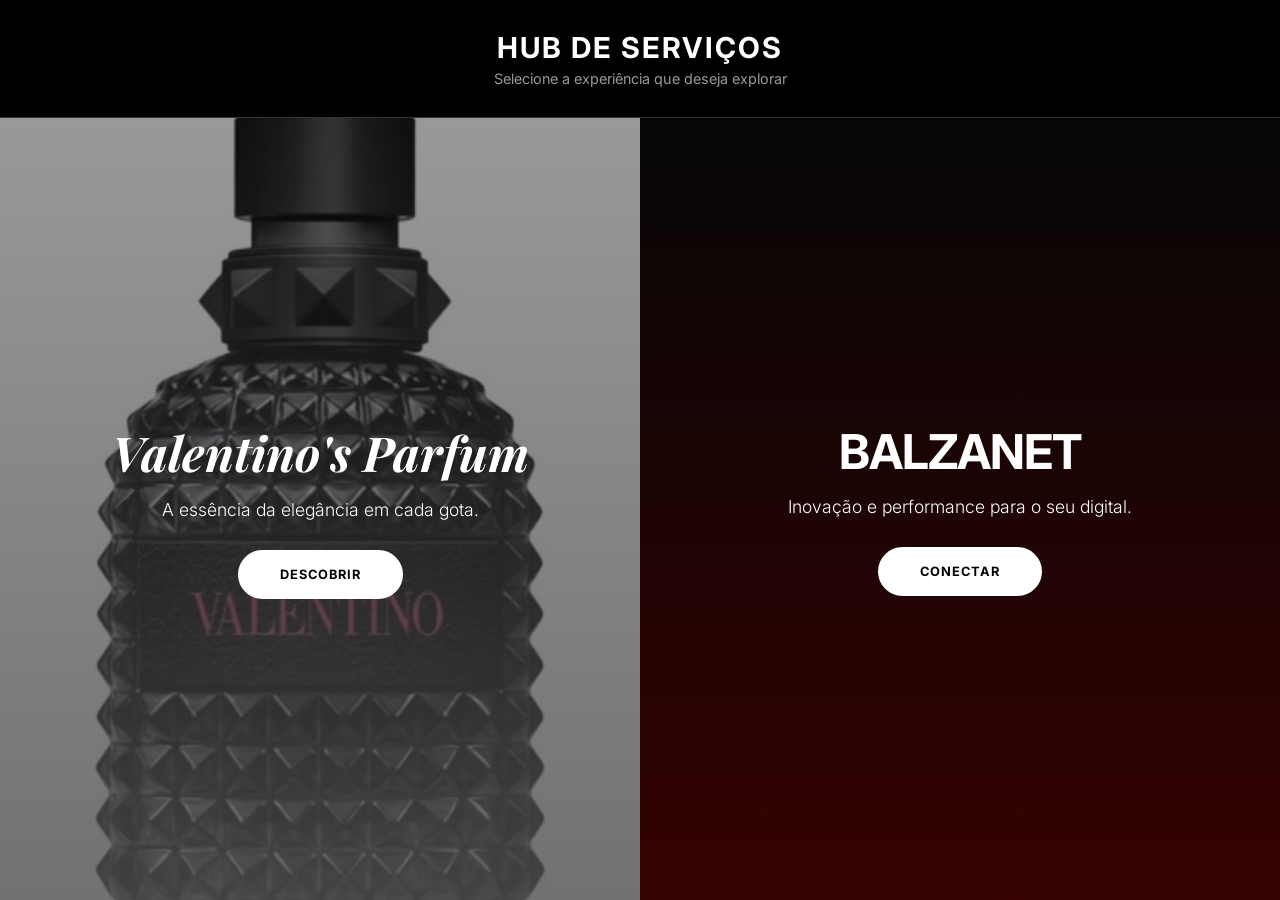
<file: ProgramacaoWeb1/Valentino-Caua/LandingPage/index.html>
<!DOCTYPE html>
<html lang="pt-BR">
<head>
    <meta charset="UTF-8">
    <meta name="viewport" content="width=device-width, initial-scale=1.0">
    <title>Hub de Serviços | Premium</title>
    <link href="https://fonts.googleapis.com/css2?family=Inter:wght@400;700&family=Playfair+Display:ital,wght@0,700;1,400&display=swap" rel="stylesheet">
    <link rel="stylesheet" href="style.css">
   
</head>
<body>

<header>
    <h1>Hub de Serviços</h1>
    <p>Selecione a experiência que deseja explorar</p>
</header>

<main class="container">
    <section class="lado esquerdo">
        <div class="overlay"></div>
        <div class="conteudo">
            <h2 class="titulo-valentino">Valentino's Parfum</h2>
            <p>A essência da elegância em cada gota.</p>
            <a href="valentino.html" class="botao">Descobrir</a>
        </div>
    </section>

    <section class="lado direito">
        <div class="overlay"></div>
        <div class="conteudo">
            <h2 class="titulo-balzanet">Balzanet</h2>
            <p>Inovação e performance para o seu digital.</p>
            <a href="balzanet.html" class="botao">Conectar</a>
        </div>
    </section>
</main>

</body>
</html>
</file>
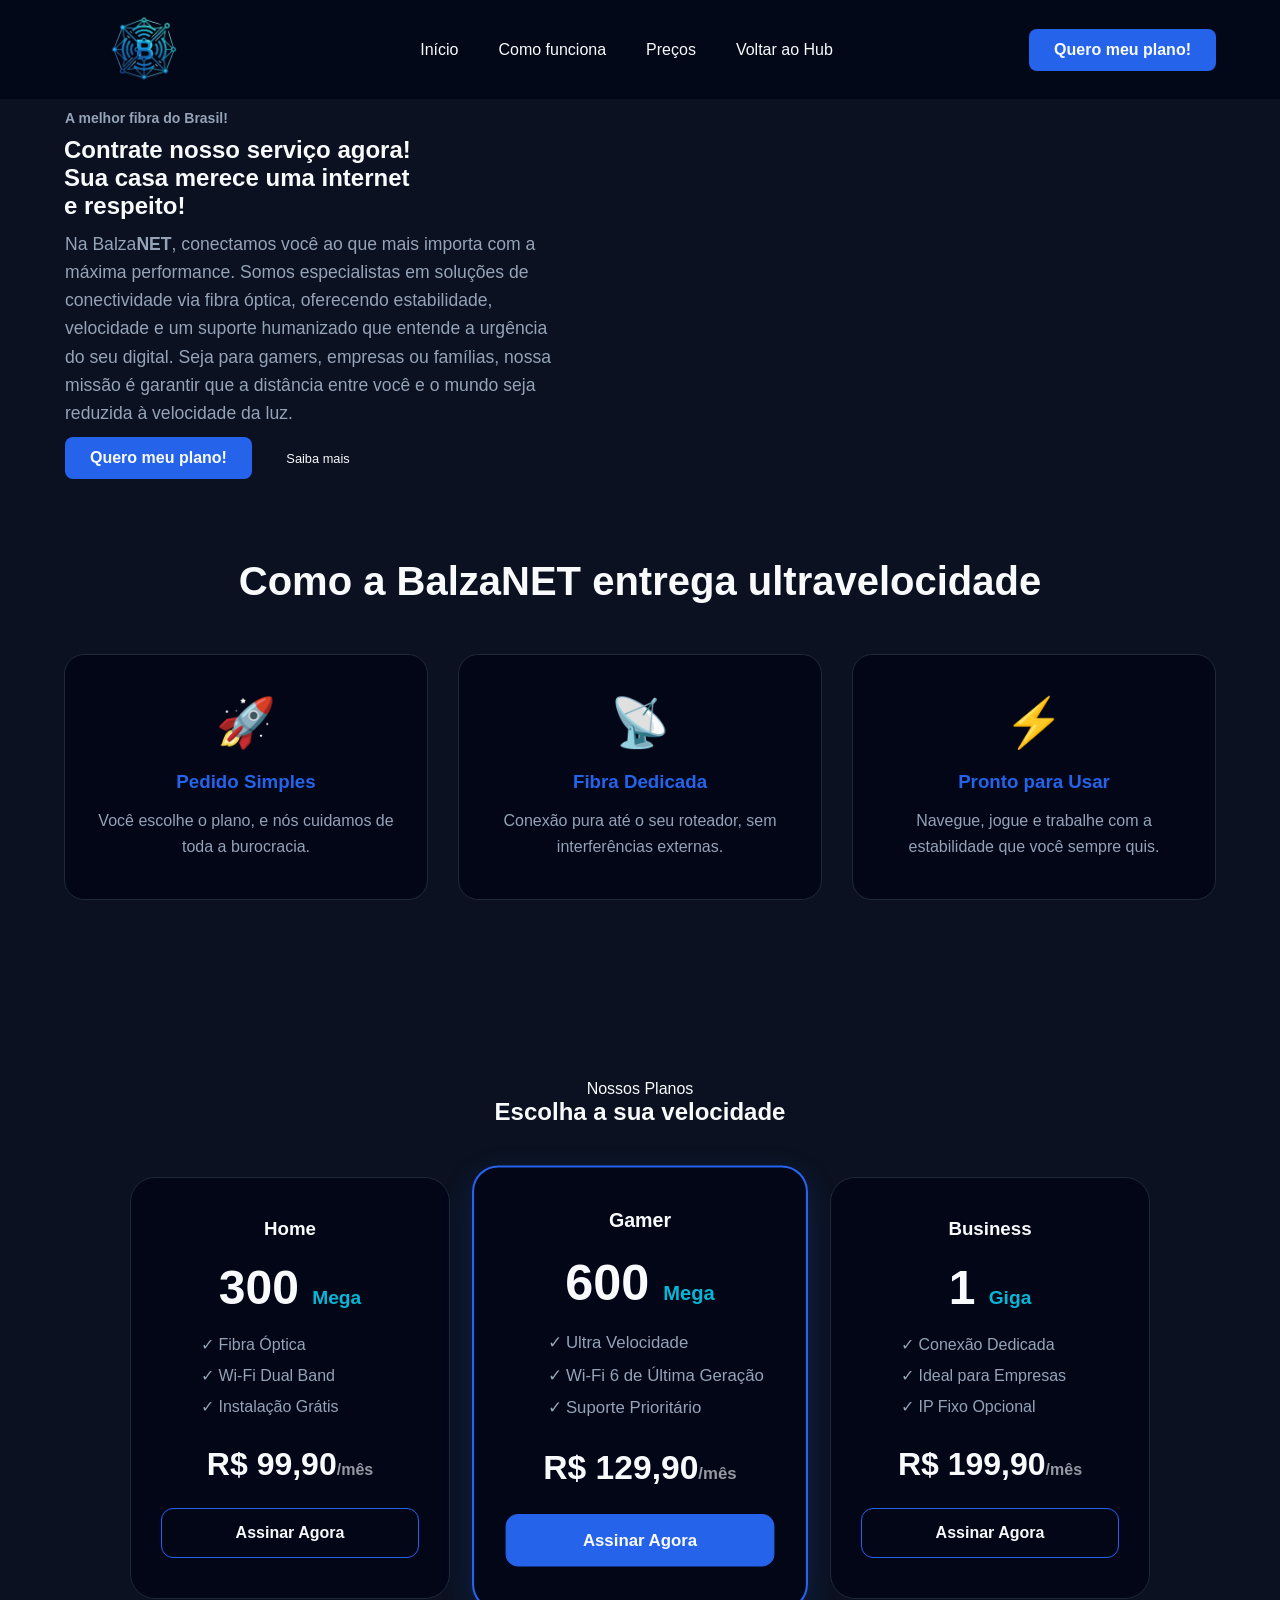
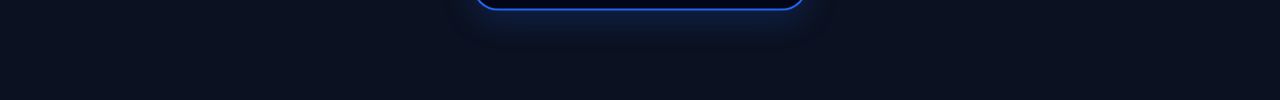
<file: ProgramacaoWeb1/Valentino-Caua/LandingPage/balzanet.html>
<!DOCTYPE html>
<html lang="pt-BR">

<head>

    <meta charset="UTF-8">
    <meta name="viewport" content="width=device-width, initial-scale=1.0">
    <title>BalzaNET Fibra</title>
    <link rel="stylesheet" href="style_balzanet.css">
</head>

<body>
    <div id="header">
        <header>
            <img src="assets/balzanet logo.png" alt="logoheader">
            <a href="#inicio">Início</a>
            <a href="#comofunciona">Como funciona</a>
            <a href="#precos">Preços</a>
            <a href="index.html" id="voltaraohub">Voltar ao Hub</a>
            <button type="button">Quero meu plano!</button>
        </header>
    </div>

    <main>
        <section id="inicio">
            <div class="content">
                <p id="melhorfibra"><strong>A melhor fibra do Brasil!</strong></p>
                <h1>Contrate nosso serviço agora! <br>
                    Sua casa merece uma internet <br>
                    e respeito!<br>
                </h1>
                <p id="nabalzanet">Na Balza<strong>NET</strong>, conectamos você ao que mais importa com a máxima
                    performance. Somos especialistas em soluções de conectividade via fibra óptica, oferecendo
                    estabilidade, velocidade e um suporte humanizado que entende a urgência do seu digital. Seja para
                    gamers, empresas ou famílias, nossa missão é garantir que a distância entre você e o mundo seja
                    reduzida à velocidade da luz.</p>
                <button type="button" id="btn_queromeuplano">Quero meu plano!</button>
                <a href="#comofunciona" id="comofuncionacontent">Saiba mais</a>
            </div>
        </section>
    </main>

    <section id="comofunciona">
        <section id="comofunciona" class="como-funciona">
            <h2>Como a <span class="vazada">BalzaNET</span> entrega ultravelocidade</h2>

            <div class="cards-container">
                <div class="passo">
                    <div class="icone">🚀</div>
                    <h3>Pedido Simples</h3>
                    <p>Você escolhe o plano, e nós cuidamos de toda a burocracia.</p>
                </div>

                <div class="passo">
                    <div class="icone">📡</div>
                    <h3>Fibra Dedicada</h3>
                    <p>Conexão pura até o seu roteador, sem interferências externas.</p>
                </div>

                <div class="passo">
                    <div class="icone">⚡</div>
                    <h3>Pronto para Usar</h3>
                    <p>Navegue, jogue e trabalhe com a estabilidade que você sempre quis.</p>
                </div>
            </div>
        </section>
    </section>

    <section id="precos" class="planos">
        <div class="titulo-sessao">
            <p class="badge">Nossos Planos</p>
            <h2>Escolha a sua <span class="vazada">velocidade</span></h2>
        </div>

        <div class="container-planos">
            <div class="card-plano">
                <h3>Home</h3>
                <div class="velocidade">300 <span>Mega</span></div>
                <ul>
                    <li>✓ Fibra Óptica</li>
                    <li>✓ Wi-Fi Dual Band</li>
                    <li>✓ Instalação Grátis</li>
                </ul>
                <div class="preco">R$ 99,90<span>/mês</span></div>
                <a href="#" class="botao-plano">Assinar Agora</a>
            </div>

            <div class="card-plano destaque">

                <h3>Gamer</h3>
                <div class="velocidade">600 <span>Mega</span></div>
                <ul>
                    <li>✓ Ultra Velocidade</li>
                    <li>✓ Wi-Fi 6 de Última Geração</li>
                    <li>✓ Suporte Prioritário</li>
                </ul>
                <div class="preco">R$ 129,90<span>/mês</span></div>
                <a href="#" class="botao-plano">Assinar Agora</a>
            </div>

            <div class="card-plano">
                <h3>Business</h3>
                <div class="velocidade">1 <span>Giga</span></div>
                <ul>
                    <li>✓ Conexão Dedicada</li>
                    <li>✓ Ideal para Empresas</li>
                    <li>✓ IP Fixo Opcional</li>
                </ul>
                <div class="preco">R$ 199,90<span>/mês</span></div>
                <a href="#" class="botao-plano">Assinar Agora</a>
            </div>
        </div>
    </section>

</body>

</html>
</file>
<file: ProgramacaoWeb1/Valentino-Caua/LandingPage/style.css>
* {
    margin: 0;
    padding: 0;
    box-sizing: border-box;
}

body {
    height: 100vh;
    display: flex;
    flex-direction: column;
    background: #0a0a0a;
    color: white;
    font-family: 'Inter', sans-serif;
    overflow: hidden;
}


header {
    text-align: center;
    padding: 30px 20px;
    background: #000;
    z-index: 10;
    border-bottom: 1px solid #333;
}

header h1 {
    font-size: 1.8rem;
    letter-spacing: 2px;
    text-transform: uppercase;
}

header p {
    font-size: 0.9rem;
    opacity: 0.6;
    margin-top: 5px;
}

.container {
    flex: 1;
    display: flex;
    transition: all 0.5s ease;
}


.lado {
    position: relative;
    flex: 1;
    display: flex;
    justify-content: center;
    align-items: center;
    transition: flex 0.6s cubic-bezier(0.25, 1, 0.5, 1);
    overflow: hidden;
}

.lado:hover {
    flex: 1.3; 
}

.conteudo {
    position: relative;
    z-index: 2;
    text-align: center;
    padding: 20px;
}
/*\https://images.unsplash.com/photo-1541643600914-78b084683601?q=80&w=1000&auto=format&fit=crop*/

.lado.esquerdo {
    background: url('assets/borninroma.jpg') center/cover;
}

.lado.direito {
    background: url('https://images.unsplash.com/photo-1550751827-4bd374c3f58b?q=80&w=1000&auto=format&fit=crop') center/cover;
}


.overlay {
    position: absolute;
    top: 0;
    left: 0;
    width: 100%;
    height: 100%;
    background: rgba(0, 0, 0, 0.6); 
    transition: background 0.4s;
}

.lado.esquerdo .overlay { background: linear-gradient(to bottom, rgba(0,0,0,0.4), rgba(78,78,78,0.8)); }
.lado.direito .overlay { background: linear-gradient(to bottom, rgba(0,0,0,0.4), rgba(65,0,0,0.8)); }

.lado:hover .overlay {
    background: rgba(0, 0, 0, 0.3); 
}


.titulo-valentino {
    font-family: 'Playfair Display', serif;
    font-size: 3rem;
    font-style: italic;
    margin-bottom: 15px;
}

.titulo-balzanet {
    font-family: 'Inter', sans-serif;
    font-weight: 700;
    font-size: 3rem;
    text-transform: uppercase;
    letter-spacing: -1px;
    margin-bottom: 15px;
}

.lado p {
    font-size: 1.1rem;
    margin-bottom: 30px;
    font-weight: 300;
}


.botao {
    display: inline-block;
    text-decoration: none;
    padding: 15px 40px;
    background: white;
    color: black;
    border-radius: 50px;
    font-weight: bold;
    text-transform: uppercase;
    font-size: 0.8rem;
    letter-spacing: 1px;
    transition: all 0.3s ease;
    border: 2px solid white;
}

.botao:hover {
    background: transparent;
    color: white;
    transform: translateY(-5px);
    box-shadow: 0 10px 20px rgba(0,0,0,0.3);
}


@media (max-width: 768px) {
    .container {
        flex-direction: column;
    }
    
    .lado:hover {
        flex: 1; 
    }

    .titulo-valentino, .titulo-balzanet {
        font-size: 2rem;
    }
}
</file>
<file: ProgramacaoWeb1/Valentino-Caua/LandingPage/style_balzanet.css>
* {
    font-family: Arial, Helvetica, sans-serif;
    text-decoration: none;
    margin: 0;
    box-sizing: border-box;
}

html {
    scroll-behavior: smooth;
}

section {
    scroll-margin-top: 90px; 
}

body {
    background-color: #0B1120;
    padding-top: 90px; 
}

#header header {
    position: fixed;             
    top: 0;
    left: 0;
    width: 100%;

    background: rgba(2, 6, 23, 0.75); 
    backdrop-filter: blur(6px);       

    display: flex;
    align-items: center;

    padding: 6px 5%;   
    gap: 40px;

    z-index: 1000;     
}

#header header img {
    width: 10rem;
    background: none;
    margin-right: auto;
}

#header header a {
    color: #F8FAFC;
}


#header header a:hover {
    color: #06B6D4;
    transition: .5s;
}


#header header button {
    margin-left: auto;
    background-color: #2563EB;
    border-radius: 8px;
    font-size: 16px;
    color: #F8FAFC;
    border: none;
    cursor: pointer;
    padding: 12px 25px;
    font-weight: bold;
    transition: 0.3s;
}

#header header button:hover {
    background-color: #1d4ed8;
    transform: scale(1.05);
}

.content h1 {
    color: #F8FAFC;

}

#melhorfibra {
    font-size: 14px;
    margin-left: 1px;
    margin-bottom: 10px;
    color: #94A3B8;
}

.content {
    margin-top: 8px;
    margin-left: 5%;
    margin-top: 20px;
}

#nabalzanet {
    color: #94A3B8;
    font-size: 1.1rem;
    line-height: 1.6;
    max-width: 500px;
    margin-top: 10px;
    margin-left: 1px;
}


#btn_queromeuplano {
    margin-top: 10px;
    margin-left: 1px;
    background-color: #2563EB;
    border-radius: 8px;
    font-size: 16px;
    color: #F8FAFC;
    border: none;
    cursor: pointer;
    padding: 12px 25px;
    font-weight: bold;
    transition: 0.3s;
}

#comofuncionacontent {
    color: #F8FAFC;
    margin-left: 30px;
    font-size: .8rem;
}

.como-funciona {
    padding: 80px 5%;
    text-align: center;
}

.como-funciona h2 {
    font-size: 2.5rem;
    color: #F8FAFC;
    margin-bottom: 50px;
}

.cards-container {
    display: flex;
    justify-content: space-between;
    gap: 30px;
    flex-wrap: wrap;

}

.passo {
    flex: 1;
    min-width: 250px;
    background: #020617;

    padding: 40px 20px;
    border-radius: 20px;
    border: 1px solid #1e293b;
    transition: 0.3s;
}

.passo:hover {
    border-color: #06B6D4;

    transform: translateY(-10px);
}

.passo .icone {
    font-size: 3rem;
    margin-bottom: 20px;
}

.passo h3 {
    color: #2563EB;
    margin-bottom: 15px;
}

.passo p {
    color: #94A3B8;
    line-height: 1.6;
}

.planos {
    padding: 100px 5%;
    background-color: #0B1120;
    text-align: center;
}

.container-planos {
    display: flex;
    justify-content: center;
    align-items: center;
    gap: 30px;
    flex-wrap: wrap;
    margin-top: 50px;
}

.card-plano {
    background: #020617;
    border: 1px solid #1e293b;
    padding: 40px 30px;
    border-radius: 25px;
    width: 320px;
    transition: 0.4s;
    position: relative;
}


.card-plano.destaque {
    border: 2px solid #2563EB;
    transform: scale(1.05);
    box-shadow: 0 10px 30px rgba(37, 99, 235, 0.2);
}

.selo {
    position: absolute;
    top: -15px;
    left: 50%;
    transform: translateX(-50%);
    background: #2563EB;
    color: white;
    padding: 5px 15px;
    border-radius: 20px;
    font-size: 0.8rem;
    font-weight: bold;
}

.velocidade {
    font-size: 3rem;
    font-weight: 800;
    color: #F8FAFC;
    margin: 20px 0;
}

.velocidade span {
    font-size: 1.2rem;
    color: #06B6D4;
}

.card-plano ul {
    list-style: none;
    margin-bottom: 30px;
    text-align: left;
    color: #94A3B8;
}

.card-plano ul li {
    margin-bottom: 12px;
}

.preco {
    font-size: 2rem;
    font-weight: 700;
    color: #F8FAFC;
    margin-bottom: 25px;
}

.preco span {
    font-size: 1rem;
    opacity: 0.6;
}

.botao-plano {
    display: block;
    background: transparent;
    border: 1px solid #2563EB;
    color: #F8FAFC;
    padding: 15px;
    border-radius: 12px;
    font-weight: bold;
    transition: 0.3s;
}

.card-plano.destaque .botao-plano {
    background: #2563EB;
}

.botao-plano:hover {
    background: #06B6D4;
    border-color: #06B6D4;
    transform: translateY(-3px);
}

.titulo-sessao .badge,
h2 {
    color: #F8FAFC;
}

h3 {
    color: #F8FAFC;
}
</file>
